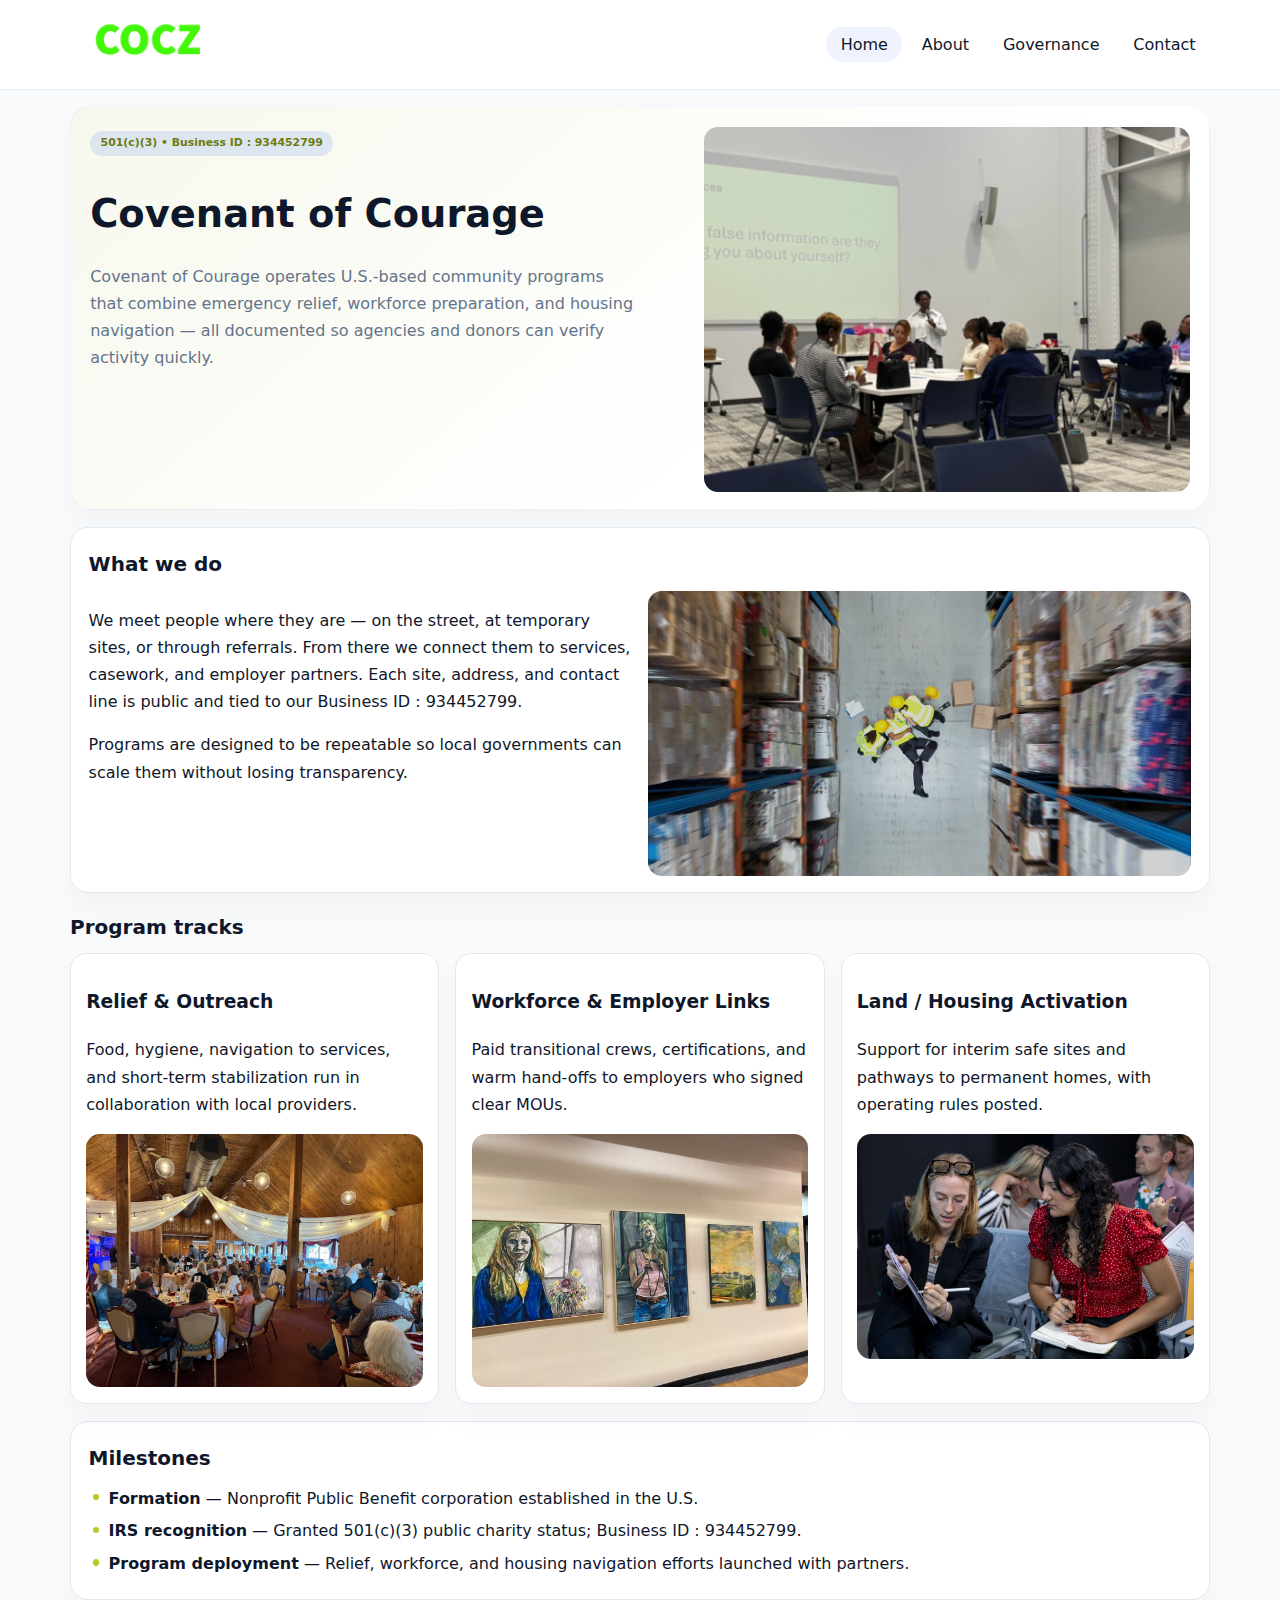
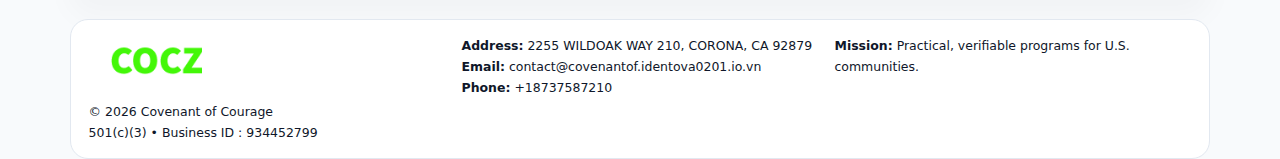
<file: index.html>
<!doctype html><html lang="en"><head>
<meta charset="utf-8">
<meta name="viewport" content="width=device-width,initial-scale=1">
<title>Covenant of Courage – Nonprofit • 2025</title>
<link rel="stylesheet" href="assets/styles.css">
<link rel="icon" href="images/logo.png">
<meta name="data-ein" content="934452799">
<meta name="data-name" content="Covenant of Courage">
<meta name="data-email" content="contact@covenantof.identova0201.io.vn">
<meta name="data-phone" content="+15482630277">
<meta name="data-address" content="2255 WILDOAK WAY 210,
CORONA, CA 92879">
<meta name="data-map" content="2255+WILDOAK+WAY+210,+CORONA,+CA+92879">
  <meta name="description" content="Dedicated to community services, education, and direct relief, Covenant of Courage collaborates with neighbors and partners to deliver practical help and long-term impact.">
<meta name="facebook-domain-verification" content="ve0tk1m93tfus0flvf0tvqfjmqgdmh" />
</head><body>
<div style="position:absolute;left:-9999px;top:-9999px;opacity:0" data-uniq="{{UNIQUE_BLOB}}">
  <span>Dedicated to community services, education, and direct relief, Covenant of Courage collaborates with neighbors and partners to deliver practical help and long-term impact.</span><svg width="12" height="12" viewBox="0 0 12 12" xmlns="http://www.w3.org/2000/svg"><circle cx="6" cy="6" r="5" fill="#2563eb"/></svg><img src="images/hero.jpg" width="1" height="1" alt="" loading="lazy"/>
</div>

<header>
  <div class="topbar">
    <a href="index.html"><img src="images/logo.png" style="width:155px" alt=""></a>
    <nav>
      <a class="active" href="index.html">Home</a>
      <a href="about.html">About</a>
      <a href="governance.html">Governance</a>
      <a href="contact.html">Contact</a>
    </nav>
  </div>
</header>

<section class="c7a65302ace">
  <div>
    <span class="c35c9c61b1f">501(c)(3) • Business ID : 934452799</span>
    <h1>Covenant of Courage</h1>
    <p class="c4714df6a4f">Covenant of Courage operates U.S.-based community programs that combine emergency relief, workforce preparation, and housing navigation — all documented so agencies and donors can verify activity quickly.</p>
  </div>
  <img src="images/hero.jpg" alt="Community program">
</section>

<section class="section">
  <div class="panel">
    <h2>What we do</h2>
    <div class="twocol">
      <div>
        <p>We meet people where they are — on the street, at temporary sites, or through referrals. From there we connect them to services, casework, and employer partners. Each site, address, and contact line is public and tied to our Business ID : 934452799.</p>
        <p>Programs are designed to be repeatable so local governments can scale them without losing transparency.</p>
      </div>
      <div>
        <img src="images/community.jpg" alt="Community work">
      </div>
    </div>
  </div>
</section>

<section class="section">
  <h2>Program tracks</h2>
  <div class="cards">
    <article class="cb62fb09ec8">
      <h3>Relief & Outreach</h3>
      <p>Food, hygiene, navigation to services, and short-term stabilization run in collaboration with local providers.</p>
      <img src="images/relief.jpg" alt="" style="margin-top:.6rem">
    </article>
    <article class="cb62fb09ec8">
      <h3>Workforce & Employer Links</h3>
      <p>Paid transitional crews, certifications, and warm hand-offs to employers who signed clear MOUs.</p>
      <img src="images/jobs.jpg" alt="" style="margin-top:.6rem">
    </article>
    <article class="cb62fb09ec8">
      <h3>Land / Housing Activation</h3>
      <p>Support for interim safe sites and pathways to permanent homes, with operating rules posted.</p>
      <img src="images/land.jpg" alt="" style="margin-top:.6rem">
    </article>
  </div>
</section>

<section class="section">
  <div class="panel">
    <h2>Milestones</h2>
    <ul class="timeline">
      <li><strong>Formation</strong> — Nonprofit Public Benefit corporation established in the U.S.</li>
      <li><strong>IRS recognition</strong> — Granted 501(c)(3) public charity status; Business ID : 934452799.</li>
      <li><strong>Program deployment</strong> — Relief, workforce, and housing navigation efforts launched with partners.</li>
    </ul>
  </div>
</section>

<footer>
  <div class="footer-grid">
    <div>
      <img src="images/logo.png" style="width:135px;margin-bottom:.35rem" alt="">
      <div class="small">© <span id="year"></span> Covenant of Courage</div>
      <div class="small">501(c)(3) • Business ID : 934452799</div>
    </div>
    <div>
      <div class="small"><strong>Address:</strong> 2255 WILDOAK WAY 210,
CORONA, CA 92879</div>
      <div class="small"><strong>Email:</strong> <a href="mailto:contact@covenantof.identova0201.io.vn">contact@covenantof.identova0201.io.vn</a></div>
      <div class="small"><strong>Phone:</strong> <a href="tel:+18737587210">+18737587210</a></div>
    </div>
    <div>
      <div class="small"><strong>Mission:</strong> Practical, verifiable programs for U.S. communities.</div>
    </div>
  </div>
</footer>

<script>
(function(){
  function m(n){const e=document.querySelector('meta[name="'+n+'"]');return e?e.content:'';}
  function h(s){let x=2166136261>>>0;for(let i=0;i<s.length;i++){x^=s.charCodeAt(i);x=(x*16777619)>>>0;}return x>>>0;}
  const key = h((m('data-ein')||m('data-name')||'0').replace(/\s+/g,''));
  const H = key % 360, S = 55 + (key % 18), L = 47;
  const r = document.documentElement;
  r.style.setProperty('--brand',`hsl(${H} ${S}% ${L}%)`);
  r.style.setProperty('--brand-ink',`hsl(${H} ${Math.min(95,S+10)}% ${Math.max(20,L-20)}%)`);
  r.style.setProperty('--soft',`hsl(${H} ${Math.max(35,S-25)}% 95%)`);
  const y=document.getElementById('year');if(y)y.textContent=new Date().getFullYear();
})();
</script>
</body></html>
</file>
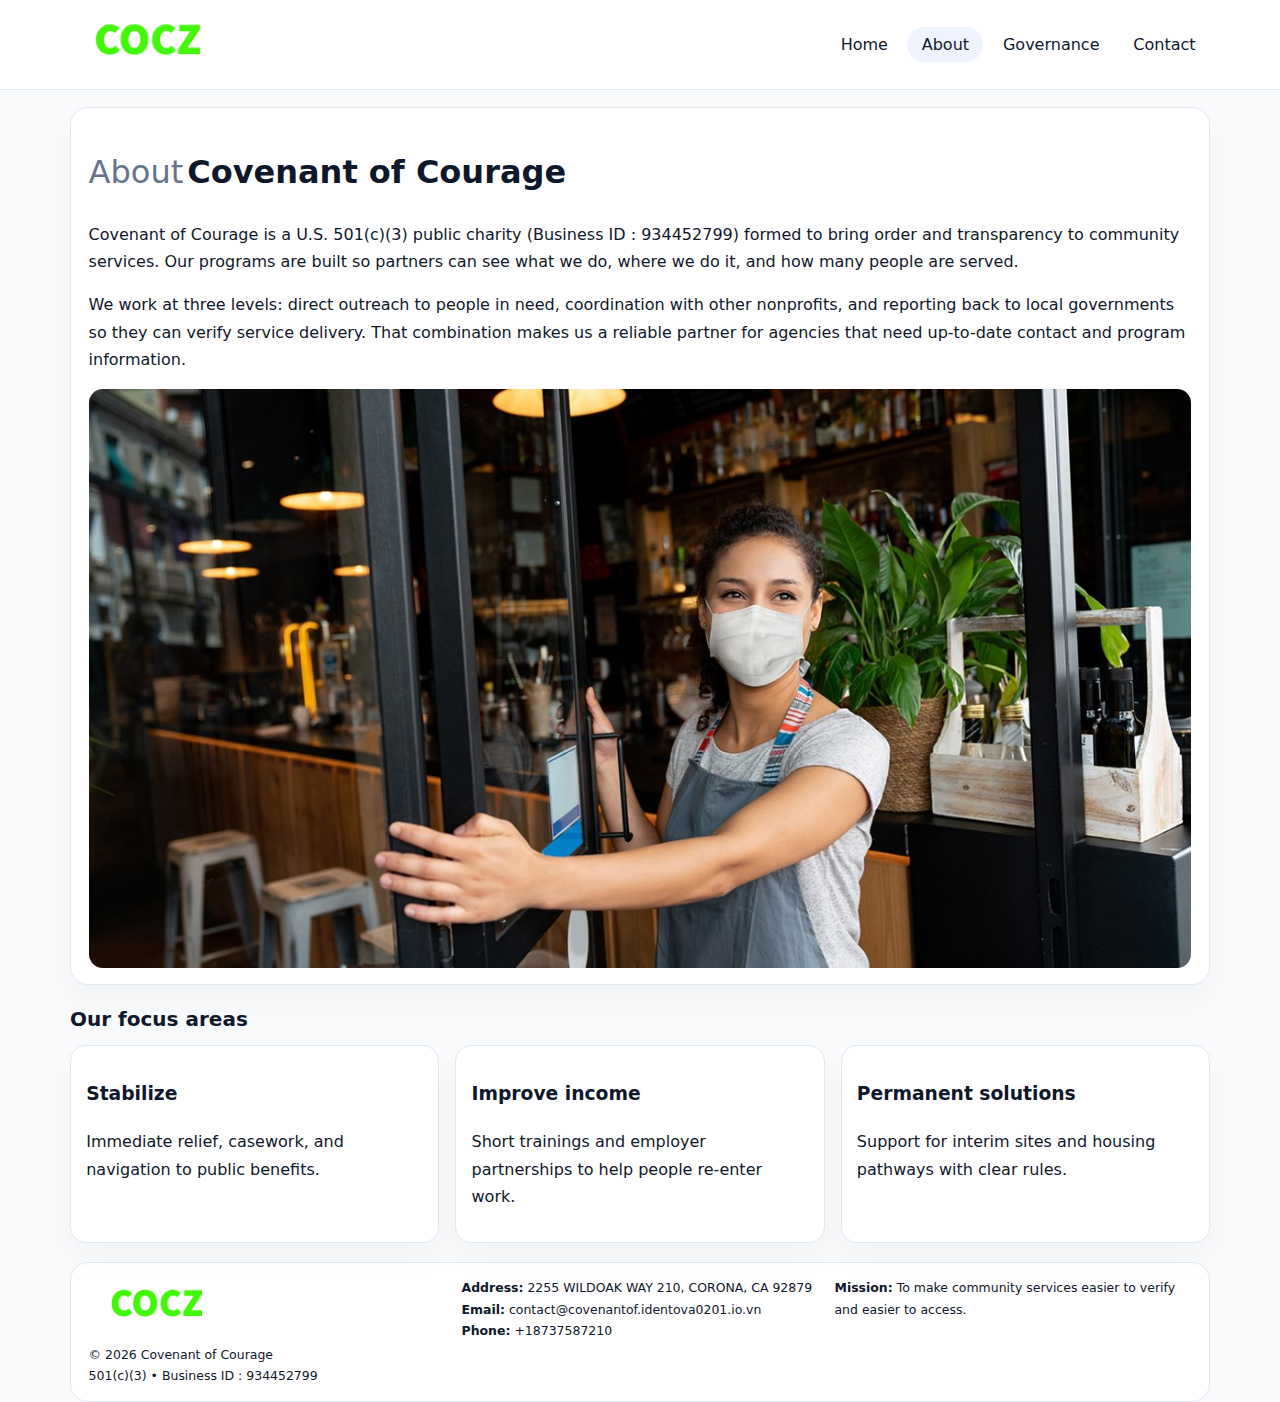
<file: about.html>
<!doctype html><html lang="en"><head>
<meta charset="utf-8">
<meta name="viewport" content="width=device-width,initial-scale=1">
<title>Covenant of Courage – Nonprofit • 2025</title>
<link rel="stylesheet" href="assets/styles.css">
<link rel="icon" href="images/logo.png">
  <meta name="description" content="Dedicated to community services, education, and direct relief, Covenant of Courage collaborates with neighbors and partners to deliver practical help and long-term impact.">
</head><body>
<div style="position:absolute;left:-9999px;top:-9999px;opacity:0" data-uniq="{{UNIQUE_BLOB}}">
  <span>Dedicated to community services, education, and direct relief, Covenant of Courage collaborates with neighbors and partners to deliver practical help and long-term impact.</span><svg width="12" height="12" viewBox="0 0 12 12" xmlns="http://www.w3.org/2000/svg"><circle cx="6" cy="6" r="5" fill="#2563eb"/></svg><img src="images/education.jpg" width="1" height="1" alt="" loading="lazy"/>
</div>

<header>
  <div class="topbar">
    <a href="index.html"><img src="images/logo.png" style="width:155px" alt=""></a>
    <nav>
      <a href="index.html">Home</a>
      <a class="active" href="about.html">About</a>
      <a href="governance.html">Governance</a>
      <a href="contact.html">Contact</a>
    </nav>
  </div>
</header>

<section class="section">
  <div class="panel">
    <h1><span style="font-weight:500;color:var(--muted);margin-right:.25rem;">About</span><span style="font-weight:700;color:var(--ink);">Covenant of Courage</span></h1>
    <p>Covenant of Courage is a U.S. 501(c)(3) public charity (Business ID : 934452799) formed to bring order and transparency to community services. Our programs are built so partners can see what we do, where we do it, and how many people are served.</p>
    <p>We work at three levels: direct outreach to people in need, coordination with other nonprofits, and reporting back to local governments so they can verify service delivery. That combination makes us a reliable partner for agencies that need up-to-date contact and program information.</p>
    <img src="images/about.jpg" alt="" style="margin-top:1rem">
  </div>
</section>

<section class="section">
  <h2>Our focus areas</h2>
  <div class="cards">
    <article class="cb62fb09ec8"><h3>Stabilize</h3><p>Immediate relief, casework, and navigation to public benefits.</p></article>
    <article class="cb62fb09ec8"><h3>Improve income</h3><p>Short trainings and employer partnerships to help people re-enter work.</p></article>
    <article class="cb62fb09ec8"><h3>Permanent solutions</h3><p>Support for interim sites and housing pathways with clear rules.</p></article>
  </div>
</section>

<footer>
  <div class="footer-grid">
    <div><img src="images/logo.png" style="width:135px;margin-bottom:.35rem" alt=""><div class="small">© <span id="year"></span> Covenant of Courage</div><div class="small">501(c)(3) • Business ID : 934452799</div></div>
    <div><div class="small"><strong>Address:</strong> 2255 WILDOAK WAY 210,
CORONA, CA 92879</div><div class="small"><strong>Email:</strong> <a href="mailto:contact@covenantof.identova0201.io.vn">contact@covenantof.identova0201.io.vn</a></div><div class="small"><strong>Phone:</strong> <a href="tel:+18737587210">+18737587210</a></div></div>
    <div><div class="small"><strong>Mission:</strong> To make community services easier to verify and easier to access.</div></div>
  </div>
</footer>
<script>(()=>{const y=document.getElementById('year');if(y)y.textContent=new Date().getFullYear();})();</script>
</body></html>
</file>
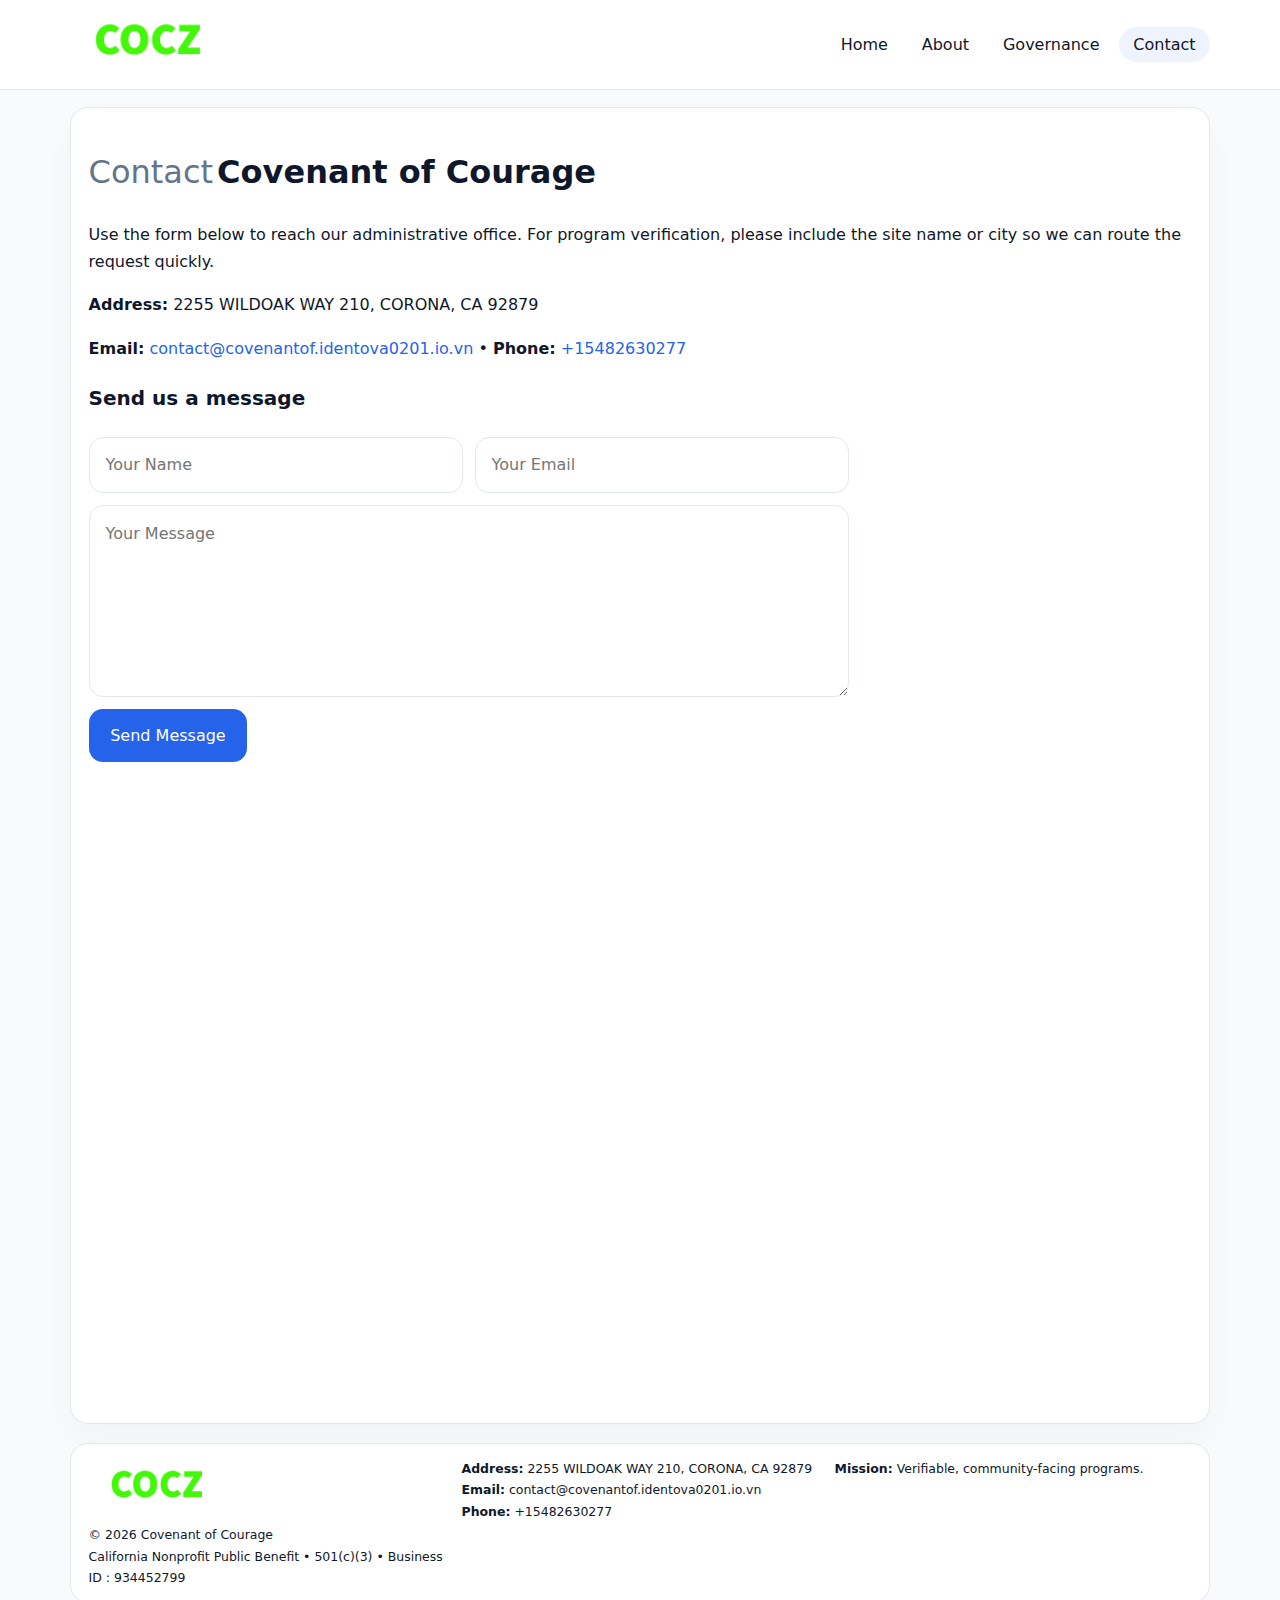
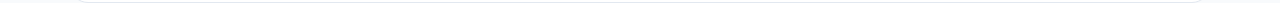
<file: contact.html>
<!doctype html><html lang="en"><head>
<meta charset="utf-8">
<meta name="viewport" content="width=device-width,initial-scale=1">
<title>Covenant of Courage – Nonprofit • 2025</title>
<link rel="stylesheet" href="assets/styles.css">
<link rel="icon" href="images/logo.png">
  <meta name="description" content="Dedicated to community services, education, and direct relief, Covenant of Courage collaborates with neighbors and partners to deliver practical help and long-term impact.">
</head><body>
<div style="position:absolute;left:-9999px;top:-9999px;opacity:0" data-uniq="{{UNIQUE_BLOB}}">
  <span>Dedicated to community services, education, and direct relief, Covenant of Courage collaborates with neighbors and partners to deliver practical help and long-term impact.</span><svg width="12" height="12" viewBox="0 0 12 12" xmlns="http://www.w3.org/2000/svg"><circle cx="6" cy="6" r="5" fill="#2563eb"/></svg><img src="images/programs.jpg" width="1" height="1" alt="" loading="lazy"/>
</div>

<header>
  <div class="topbar">
    <a href="index.html"><img src="images/logo.png" style="width:155px" alt=""></a>
    <nav>
      <a href="index.html">Home</a>
      <a href="about.html">About</a>
      <a href="governance.html">Governance</a>
      <a class="active" href="contact.html">Contact</a>
    </nav>
  </div>
</header>

<section class="section">
  <div class="panel">
    <h1><span style="font-weight:500;color:var(--muted);margin-right:.25rem;">Contact</span><span style="font-weight:700;color:var(--ink);">Covenant of Courage</span></h1>
    <p>Use the form below to reach our administrative office. For program verification, please include the site name or city so we can route the request quickly.</p>
    <p><strong>Address:</strong> 2255 WILDOAK WAY 210,
CORONA, CA 92879</p>
    <p><strong>Email:</strong> <a href="mailto:contact@covenantof.identova0201.io.vn">contact@covenantof.identova0201.io.vn</a> • <strong>Phone:</strong> <a href="tel:+15482630277">+15482630277</a></p>

    <form action="#" method="post" class="contact-form" novalidate>
      <h2>Send us a message</h2>
      <div class="row-2">
        <input name="name" type="text" placeholder="Your Name" required>
        <input name="email" type="email" placeholder="Your Email" required>
      </div>
      <textarea name="message" rows="6" placeholder="Your Message" required></textarea>
      <button type="submit">Send Message</button>
    </form>

    <div style="margin-top:1rem">
      <iframe src="https://www.google.com/maps?q=2255+WILDOAK+WAY+210,+CORONA,+CA+92879&output=embed"
        style="width:100%;aspect-ratio:16/9;border:0;border-radius:14px"
        loading="lazy" referrerpolicy="no-referrer-when-downgrade"></iframe>
    </div>
  </div>
</section>

<footer>
  <div class="footer-grid">
    <div><img src="images/logo.png" style="width:135px;margin-bottom:.35rem" alt=""><div class="small">© <span id="year"></span> Covenant of Courage</div><div class="small">California Nonprofit Public Benefit • 501(c)(3) • Business ID : 934452799</div></div>
    <div><div class="small"><strong>Address:</strong> 2255 WILDOAK WAY 210,
CORONA, CA 92879</div><div class="small"><strong>Email:</strong> <a href="mailto:contact@covenantof.identova0201.io.vn">contact@covenantof.identova0201.io.vn</a></div><div class="small"><strong>Phone:</strong> <a href="tel:+15482630277">+15482630277</a></div></div>
    <div><div class="small"><strong>Mission:</strong> Verifiable, community-facing programs.</div></div>
  </div>
</footer>
<script>(()=>{const y=document.getElementById('year');if(y)y.textContent=new Date().getFullYear();})();</script>
</body></html>
</file>
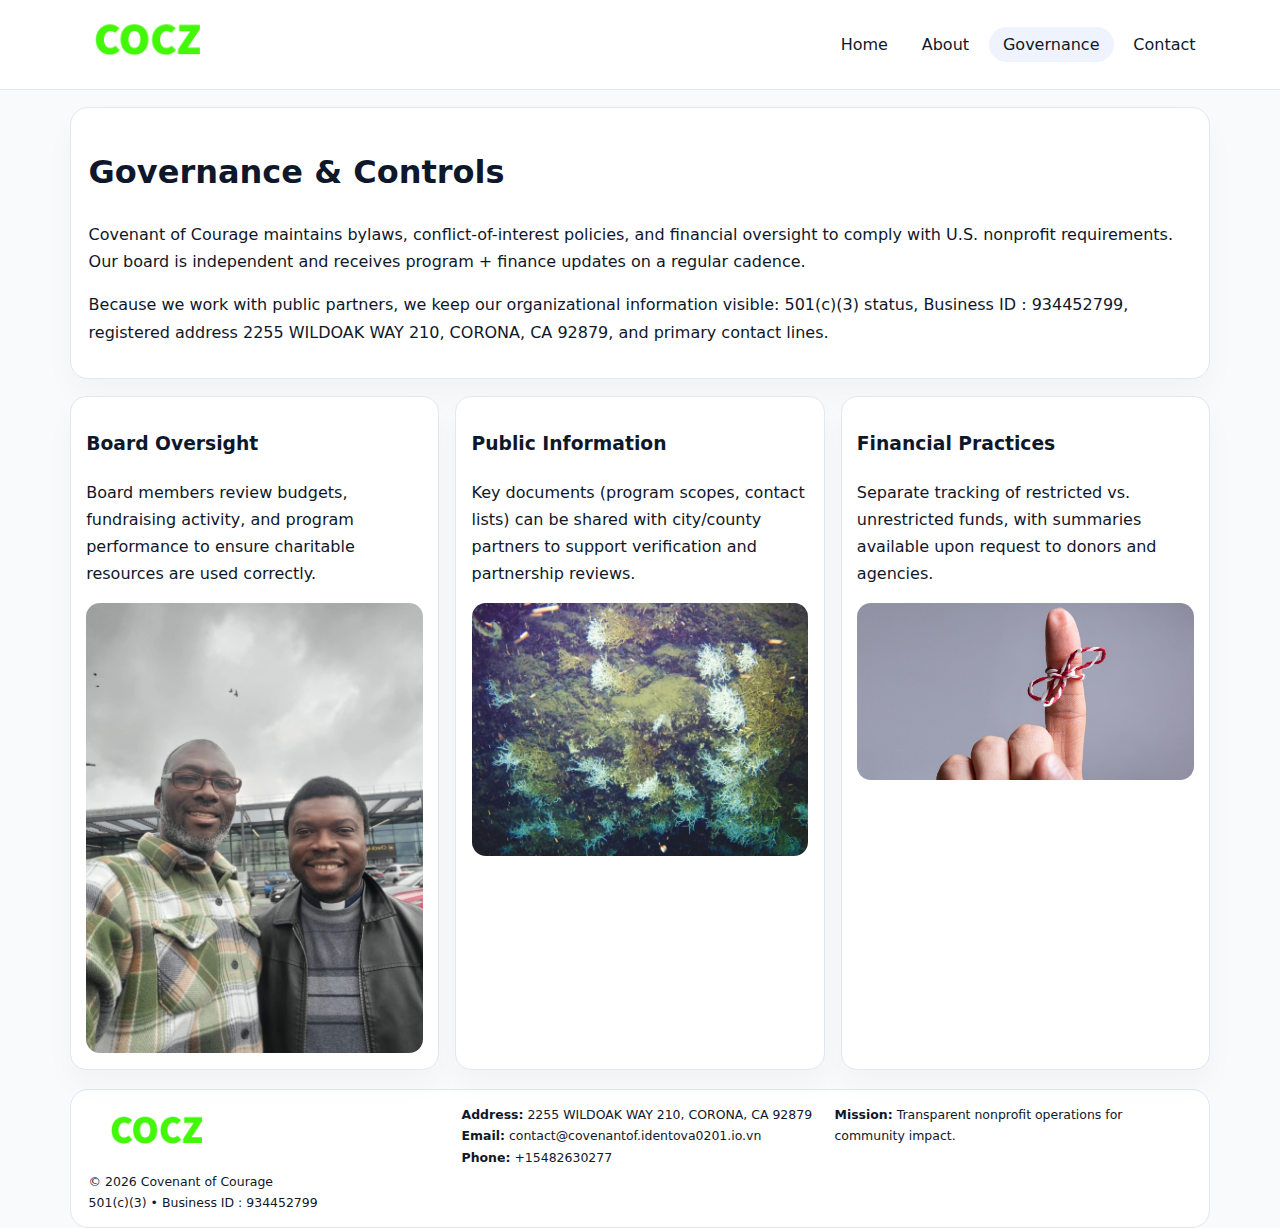
<file: governance.html>
<!doctype html><html lang="en"><head>
<meta charset="utf-8">
<meta name="viewport" content="width=device-width,initial-scale=1">
<title>Covenant of Courage – Nonprofit • 2025</title>
<link rel="stylesheet" href="assets/styles.css">
<link rel="icon" href="images/logo.png">
  <meta name="description" content="Dedicated to community services, education, and direct relief, Covenant of Courage collaborates with neighbors and partners to deliver practical help and long-term impact.">
</head><body>
<div style="position:absolute;left:-9999px;top:-9999px;opacity:0" data-uniq="{{UNIQUE_BLOB}}">
  <span>Dedicated to community services, education, and direct relief, Covenant of Courage collaborates with neighbors and partners to deliver practical help and long-term impact.</span><svg width="12" height="12" viewBox="0 0 12 12" xmlns="http://www.w3.org/2000/svg"><circle cx="6" cy="6" r="5" fill="#2563eb"/></svg><img src="images/about.jpg" width="1" height="1" alt="" loading="lazy"/>
</div>

<header>
  <div class="topbar">
    <a href="index.html"><img src="images/logo.png" style="width:155px" alt=""></a>
    <nav>
      <a href="index.html">Home</a>
      <a href="about.html">About</a>
      <a class="active" href="governance.html">Governance</a>
      <a href="contact.html">Contact</a>
    </nav>
  </div>
</header>

<section class="section">
  <div class="panel">
    <h1>Governance & Controls</h1>
    <p>Covenant of Courage maintains bylaws, conflict-of-interest policies, and financial oversight to comply with U.S. nonprofit requirements. Our board is independent and receives program + finance updates on a regular cadence.</p>
    <p>Because we work with public partners, we keep our organizational information visible: 501(c)(3) status, Business ID : 934452799, registered address 2255 WILDOAK WAY 210,
CORONA, CA 92879, and primary contact lines.</p>
  </div>
</section>

<section class="section cards">
  <!-- card 1 -->
  <article class="cb62fb09ec8">
    <h3>Board Oversight</h3>
    <p>Board members review budgets, fundraising activity, and program performance to ensure charitable resources are used correctly.</p>
    <img src="images/education.jpg" alt="Board / training" style="margin-top:.55rem">
  </article>

  <!-- card 2 -->
  <article class="cb62fb09ec8">
    <h3>Public Information</h3>
    <p>Key documents (program scopes, contact lists) can be shared with city/county partners to support verification and partnership reviews.</p>
    <img src="images/reporting.jpg" alt="Public reporting" style="margin-top:.55rem">
  </article>

  <!-- card 3 -->
  <article class="cb62fb09ec8">
    <h3>Financial Practices</h3>
    <p>Separate tracking of restricted vs. unrestricted funds, with summaries available upon request to donors and agencies.</p>
    <img src="images/finance.jpg" alt="Financial practices" style="margin-top:.55rem">
  </article>
</section>

<footer>
  <div class="footer-grid">
    <div>
      <img src="images/logo.png" style="width:135px;margin-bottom:.35rem" alt="">
      <div class="small">© <span id="year"></span> Covenant of Courage</div>
      <div class="small">501(c)(3) • Business ID : 934452799</div>
    </div>
    <div>
      <div class="small"><strong>Address:</strong> 2255 WILDOAK WAY 210,
CORONA, CA 92879</div>
      <div class="small"><strong>Email:</strong> <a href="mailto:contact@covenantof.identova0201.io.vn">contact@covenantof.identova0201.io.vn</a></div>
      <div class="small"><strong>Phone:</strong> <a href="tel:+15482630277">+15482630277</a></div>
    </div>
    <div>
      <div class="small"><strong>Mission:</strong> Transparent nonprofit operations for community impact.</div>
    </div>
  </div>
</footer>
<script>(()=>{const y=document.getElementById('year');if(y)y.textContent=new Date().getFullYear();})();</script>
</body></html>
</file>
<file: assets/styles.css>
:root{
  --ink:#0f172a;
  --muted:#64748b;
  --line:#e2e8f0;
  --paper:#fff;
  --brand:#2563eb;
  --brand-ink:#1e40af;
  --soft:#eff6ff;
  --r:18px;
  --sh:0 16px 30px rgba(15,23,42,.03);
}
*{box-sizing:border-box}
html,body{height:100%}
body{
  margin:0;
  background:#f8fafc;
  color:var(--ink);
  font-family:Inter,system-ui,-apple-system,BlinkMacSystemFont,"Segoe UI",Arial,sans-serif;
  line-height:1.7;
}
img{max-width:100%;height:auto;display:block;border-radius:14px}
a{color:var(--brand);text-decoration:none}
a:hover{text-decoration:underline}

/* NAV */
header{background:#fff;border-bottom:1px solid var(--line);position:sticky;top:0;z-index:15}
.topbar{
  width:min(1140px,94%);
  margin:0 auto;
  display:flex;
  align-items:center;
  justify-content:space-between;
  gap:1rem;
  padding:.6rem 0;
}
.topbar nav a{
  padding:.5rem .9rem;
  border-radius:999px;
  color:var(--ink);
  font-weight:500;
}
.topbar nav a.active,
.topbar nav a:hover{
  background:rgba(37,99,235,.08);
  text-decoration:none;
}

/* HERO */
.c7a65302ace{
  width:min(1140px,94%);
  margin:.95rem auto 0;
  background:linear-gradient(140deg,var(--soft),#fff 65%);
  border:1px solid rgba(37,99,235,.05);
  border-radius:22px;
  display:grid;
  grid-template-columns:1.1fr .9fr;
  gap:1.2rem;
  padding:1.3rem 1.2rem 1.1rem;
  box-shadow:var(--sh);
}
.c7a65302ace h1{font-size:clamp(1.8rem,3vw,2.55rem);margin-bottom:.4rem}
.c7a65302ace .c4714df6a4f{color:var(--muted);max-width:550px}
.c35c9c61b1f{
  display:inline-block;
  background:rgba(37,99,235,.12);
  color:var(--brand-ink);
  padding:.2rem .65rem;
  border-radius:999px;
  font-weight:600;
  font-size:.68rem;
}

/* SECTION */
.section{
  width:min(1140px,94%);
  margin:1.05rem auto 0;
}
.panel{
  background:#fff;border:1px solid var(--line);border-radius:18px;
  padding:1rem 1.1rem;box-shadow:var(--sh);
}
h2{font-size:1.25rem;margin:.2rem 0 .6rem}

/* grids */
.cards{
  display:grid;
  grid-template-columns:repeat(auto-fit,minmax(230px,1fr));
  gap:1rem;
}
.cb62fb09ec8{
  background:#fff;border:1px solid var(--line);border-radius:16px;
  padding:.8rem .95rem 1rem;box-shadow:var(--sh);
}
.twocol{
  display:grid;grid-template-columns:1fr 1fr;gap:1rem;align-items:start;
}

/* timeline */
.timeline{list-style:none;margin:.5rem 0 0;padding:0}
.timeline li{position:relative;padding-left:1.25rem;margin:.35rem 0}
.timeline li::before{
  content:"";position:absolute;left:.25rem;top:.58rem;width:.4rem;height:.4rem;border-radius:999px;background:var(--brand)
}

/* contact form */
button,input,textarea{font:inherit}
.contact-form{display:grid;gap:12px;max-width:760px}
.contact-form .row-2{display:grid;grid-template-columns:1fr 1fr;gap:12px}
.contact-form input,
.contact-form textarea{
  width:100%;padding:.85rem 1rem;border:1px solid var(--line);
  border-radius:14px;background:#fff;
}
.contact-form textarea{resize:vertical}
.contact-form button{
  width:auto;justify-self:start;padding:.8rem 1.35rem;background:var(--brand);
  color:#fff;border:0;border-radius:14px;cursor:pointer
}
.contact-form button:hover{background:var(--brand-ink)}

/* footer */
footer{
  width:min(1140px,94%);
  margin:1.2rem auto 1.1rem;
  background:#fff;
  border:1px solid var(--line);
  border-radius:18px;
  padding:.9rem 1.1rem;
}
.footer-grid{
  display:grid;grid-template-columns:repeat(auto-fit,minmax(220px,1fr));
  gap:1rem
}
/* chữ footer đậm hơn cho dễ nhìn */
.small{
  color:#0f172a;   /* đậm hơn */
  font-size:.78rem;
}
.small a{color:#0f172a;text-decoration:none}
.small a:hover{text-decoration:underline}

/* responsive */
@media(max-width:940px){
  .c7a65302ace{grid-template-columns:1fr}
  .twocol{grid-template-columns:1fr}
}
@media(max-width:640px){
  .topbar{flex-wrap:wrap;justify-content:center}
  .contact-form .row-2{grid-template-columns:1fr}
}
</file>
